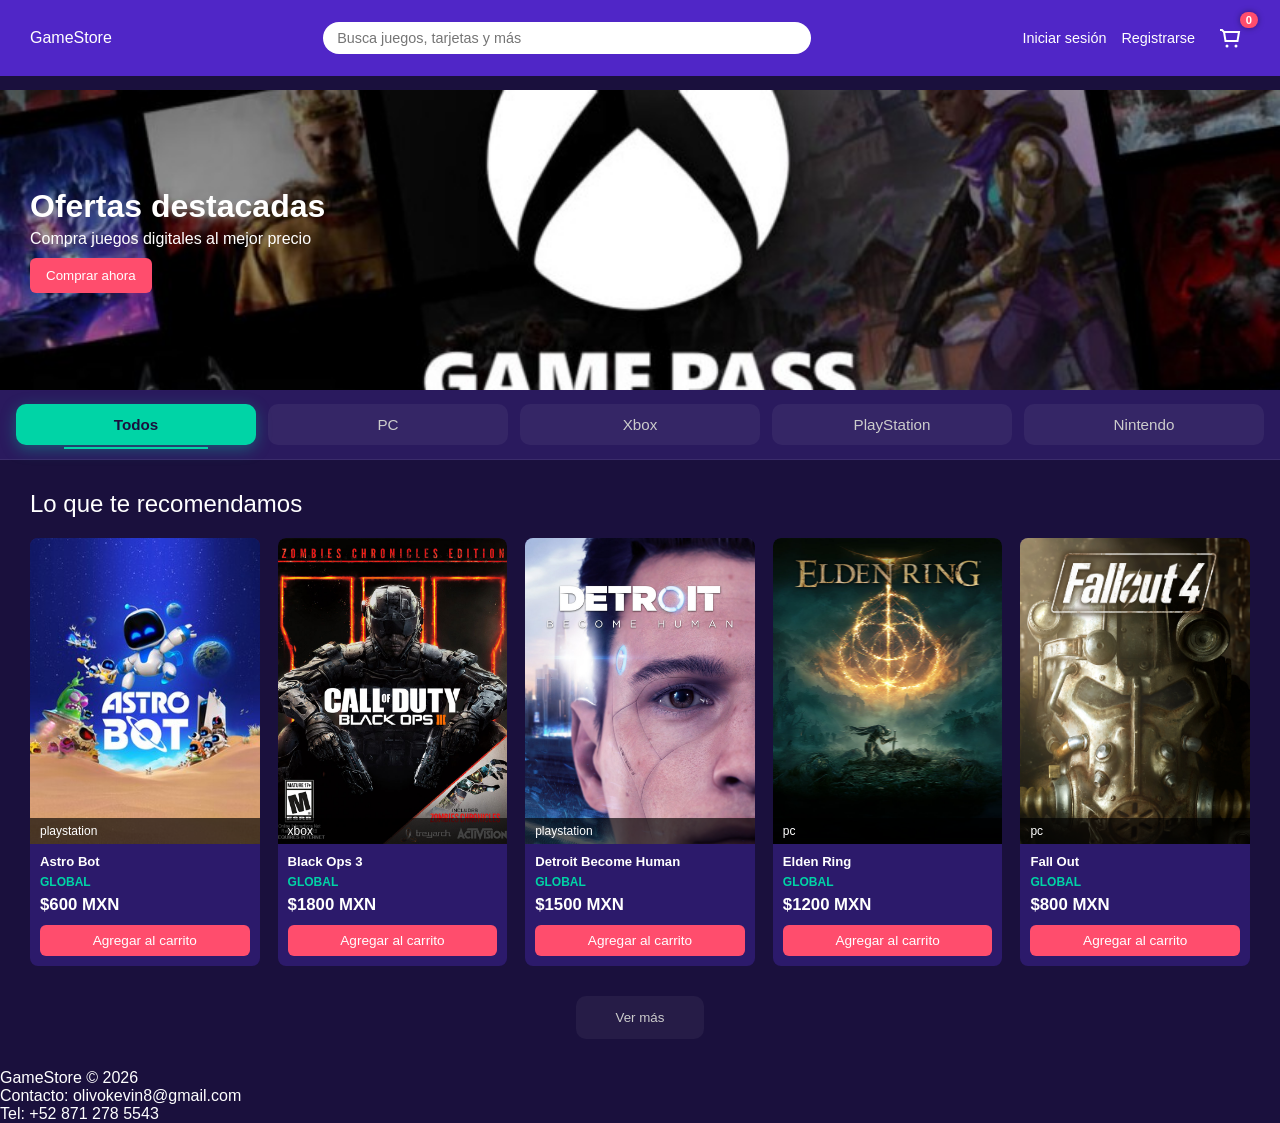
<file: index.html>
<!doctype html>
<html lang="es">
  <head>
    <meta charset="UTF-8" />
    <title>GameStore</title>

    <!-- Configuración responsive -->
    <meta name="viewport" content="width=device-width, initial-scale=1.0" />

    <!-- Estilos principales -->
    <link rel="stylesheet" href="mystyles/base.css" />
    <link rel="stylesheet" href="mystyles/layout.css" />
    <link rel="stylesheet" href="mystyles/navbar.css" />
    <link rel="stylesheet" href="mystyles/hero.css" />
    <link rel="stylesheet" href="mystyles/platforms.css" />
    <link rel="stylesheet" href="mystyles/products.css" />
    <link rel="stylesheet" href="mystyles/cart.css" />

    <!-- PWA -->
    <link rel="manifest" href="manifest.json" />
    <meta name="theme-color" content="#ff4d6d" />
  </head>

  <body>
    <!-- Barra de navegación -->
    <header class="navbar">
      <a href="index.html" class="navbar__logo">GameStore</a>

      <!-- Buscador -->
      <input
        type="text"
        id="search"
        name="search"
        class="navbar__search"
        placeholder="Busca juegos, tarjetas y más"
        aria-label="Buscar productos"
      />

      <!-- Enlaces y carrito -->
      <nav class="navbar__links">
        <a href="#" class="navbar__link">Iniciar sesión</a>
        <a href="#" class="navbar__link">Registrarse</a>

        <!-- Botón carrito -->
        <button class="navbar__cart" type="button">
          <svg class="navbar__cart-icon" viewBox="0 0 24 24" fill="none">
            <path
              d="M6 6h15l-1.5 9h-12z"
              stroke="currentColor"
              stroke-width="2"
            />
            <circle cx="9" cy="20" r="1.5" fill="currentColor" />
            <circle cx="18" cy="20" r="1.5" fill="currentColor" />
            <path d="M6 6l-2-2H2" stroke="currentColor" stroke-width="2" />
          </svg>

          <!-- Contador de productos -->
          <span id="cartCount" class="navbar__cart-count">0</span>
        </button>
      </nav>
    </header>

    <!-- Banner principal -->
    <section class="hero">
      <div class="hero__content">
        <h1 class="hero__title">Ofertas destacadas</h1>
        <p class="hero__text">Compra juegos digitales al mejor precio</p>
        <button id="heroBuyBtn" class="hero__button" type="button">
          Comprar ahora
        </button>
      </div>
    </section>

    <!-- Filtro por plataformas -->
    <section class="platforms">
      <button class="platforms__item active" data-platform="all">Todos</button>
      <button class="platforms__item" data-platform="pc">PC</button>
      <button class="platforms__item" data-platform="xbox">Xbox</button>
      <button class="platforms__item" data-platform="playstation">
        PlayStation
      </button>
      <button class="platforms__item" data-platform="nintendo">Nintendo</button>
    </section>

    <!-- Catálogo de productos -->
    <main class="products">
      <h2 class="products__title">Lo que te recomendamos</h2>

      <!-- Aquí JS renderiza los juegos -->
      <div class="products__grid" id="productsGrid"></div>

      <!-- Botón cargar más -->
      <div class="products__actions">
        <button id="loadMoreBtn" class="products__button" type="button">
          Ver más
        </button>
      </div>
    </main>

    <!-- Panel lateral del carrito -->
    <div class="cartPanel" id="cartPanel">
      <div class="cartPanel__overlay" id="cartOverlay"></div>

      <aside class="cartPanel__content">
        <header class="cartPanel__header">
          <h3>Tu carrito</h3>
          <button id="closeCart" type="button">✕</button>
        </header>

        <!-- Productos añadidos -->
        <div class="cartPanel__items" id="cartItems"></div>

        <footer class="cartPanel__footer">
          <p>Total: <span id="cartTotal">$0 MXN</span></p>

          <button class="cartPanel__checkout" type="button">Comprar</button>

          <button id="clearCart" class="cartPanel__clear" type="button">
            Vaciar carrito
          </button>
        </footer>
      </aside>
    </div>

    <!-- Modal de compra -->
    <div class="modal" id="purchaseModal">
      <div class="modal__content">
        <p>Compra realizada con éxito 🎉</p>
        <button id="closeModal">Cerrar</button>
      </div>
    </div>

    <!-- Script principal -->
    <script src="./myscripts/checkout.js"></script>
    <script src="./myscripts/main.js"></script>

    <!-- Registro del Service Worker (PWA) -->
    <script>
      if ("serviceWorker" in navigator) {
        navigator.serviceWorker
          .register("./service-worker.js")
          .then(() => console.log("Service Worker registrado"))
          .catch((err) => console.log("Error:", err));
      }
    </script>

    <footer>
      <p>GameStore © 2026</p>
      <p>Contacto: olivokevin8@gmail.com</p>
      <p>Tel: +52 871 278 5543</p>
    </footer>
  </body>
</html>
</file>
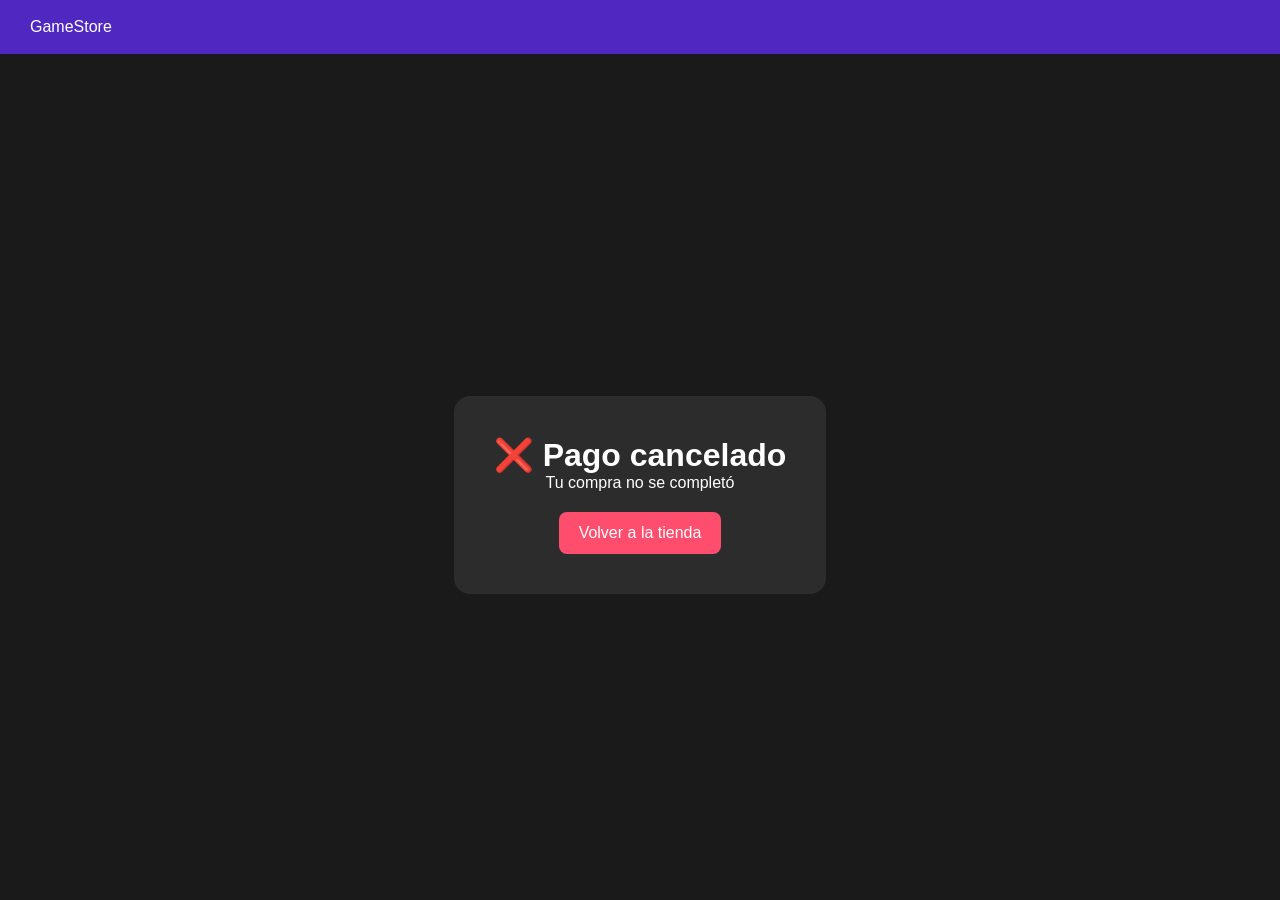
<file: cancel.html>
<!doctype html>
<html lang="es">
  <head>
    <meta charset="UTF-8" />
    <title>Pago cancelado</title>
    <meta name="viewport" content="width=device-width, initial-scale=1.0" />

    <link rel="stylesheet" href="mystyles/base.css" />
    <link rel="stylesheet" href="mystyles/layout.css" />
    <link rel="stylesheet" href="mystyles/navbar.css" />
    <link rel="stylesheet" href="mystyles/cancel.css" />
  </head>

  <body>
    <header class="navbar">
      <a href="index.html" class="navbar__logo">GameStore</a>
    </header>

    <main class="cancel">
      <div class="cancel__box">
        <h1>❌ Pago cancelado</h1>
        <p>Tu compra no se completó</p>

        <a href="index.html" class="cancel__button"> Volver a la tienda </a>
      </div>
    </main>
  </body>
</html>
</file>
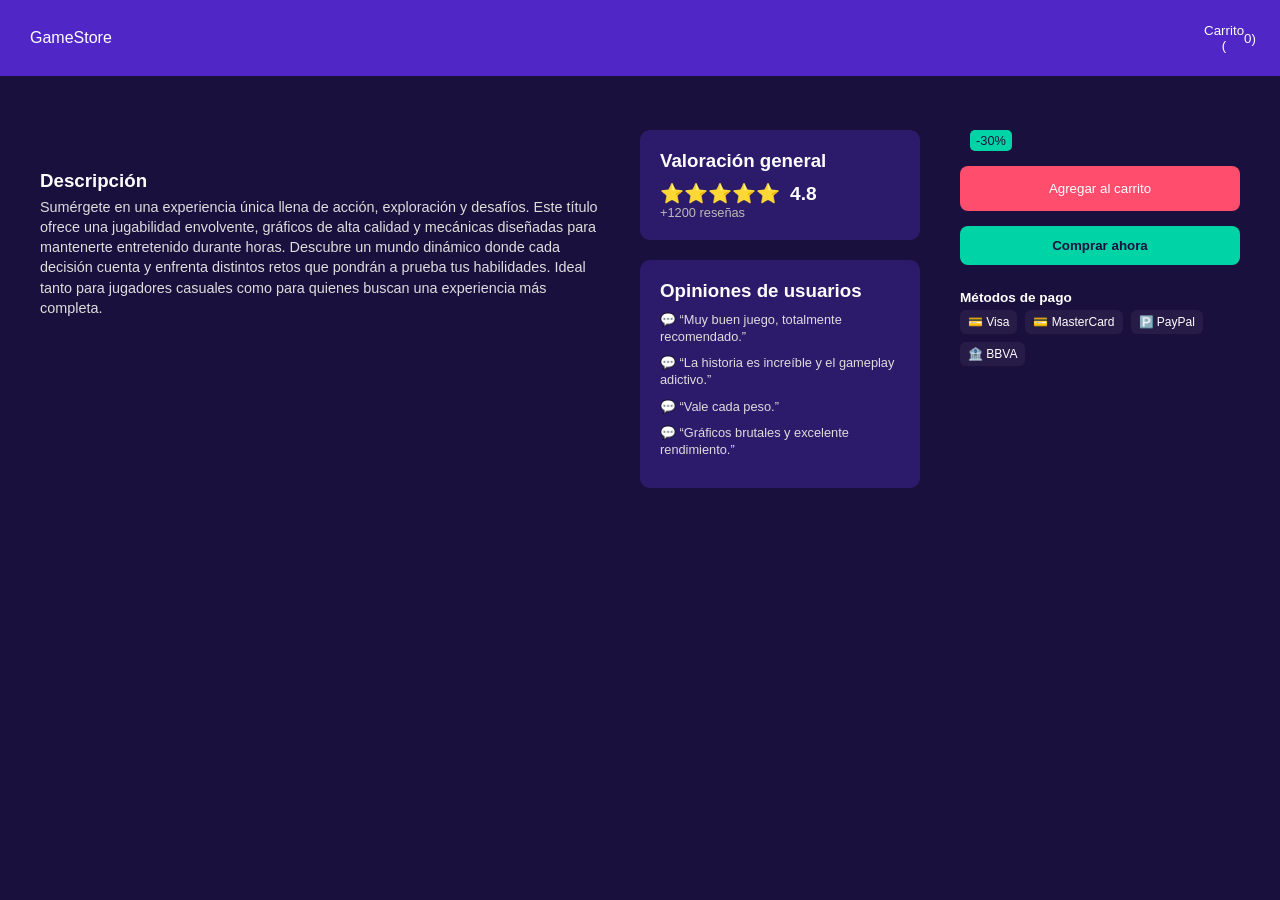
<file: game.html>
<!doctype html>
<html lang="es">
  <head>
    <!-- Configuración del documento -->
    <meta charset="UTF-8" />
    <title>GameStore - Detalle</title>

    <!-- Responsive -->
    <meta name="viewport" content="width=device-width, initial-scale=1.0" />

    <!-- Estilos principales -->
    <link rel="stylesheet" href="mystyles/base.css" />
    <link rel="stylesheet" href="mystyles/layout.css" />
    <link rel="stylesheet" href="mystyles/navbar.css" />
    <link rel="stylesheet" href="mystyles/game.css" />
    <link rel="stylesheet" href="mystyles/cart.css" />

    <!-- Configuración PWA -->
    <link rel="manifest" href="manifest.json" />
    <meta name="theme-color" content="#ff4d6d" />
  </head>

  <body>
    <!-- Barra de navegación -->
    <header class="navbar">
      <a href="./index.html" class="navbar__logo">GameStore</a>

      <nav class="navbar__links">
        <!-- Botón que abre el carrito -->
        <button class="navbar__cart" type="button">
          Carrito (<span id="cartCount">0</span>)
        </button>
      </nav>
    </header>

    <!-- Overlay del carrito -->
    <div class="cartOverlay" id="cartOverlay"></div>

    <!-- Panel lateral del carrito -->
    <aside class="cartPanel" id="cartPanel">
      <div class="cartPanel__header">
        <h2>Carrito</h2>
        <button id="closeCart">✕</button>
      </div>

      <!-- Lista de productos -->
      <div class="cartPanel__items" id="cartItems"></div>

      <div class="cartPanel__footer">
        <p class="cartPanel__total">
          Total: <span id="cartTotal">$0 MXN</span>
        </p>

        <button class="cartPanel__checkout">Comprar</button>
        <button id="clearCart">Vaciar</button>
      </div>
    </aside>

    <!-- Contenido principal del juego -->
    <main class="game">
      <!-- Información principal -->
      <section class="game__left">
        <img id="gameImage" class="game__image" alt="" />

        <h1 id="gameTitle" class="game__title"></h1>

        <p id="gamePlatform" class="game__platform"></p>

        <!-- Descripción -->
        <div class="game__description">
          <h3>Descripción</h3>

          <p id="gameDescription">
            Sumérgete en una experiencia única llena de acción, exploración y
            desafíos. Este título ofrece una jugabilidad envolvente, gráficos de
            alta calidad y mecánicas diseñadas para mantenerte entretenido
            durante horas. Descubre un mundo dinámico donde cada decisión cuenta
            y enfrenta distintos retos que pondrán a prueba tus habilidades.
            Ideal tanto para jugadores casuales como para quienes buscan una
            experiencia más completa.
          </p>
        </div>
      </section>

      <!-- Reseñas y valoración -->
      <section class="game__center">
        <div class="game__ratingBox">
          <h3>Valoración general</h3>

          <div class="game__rating">
            <span id="gameStars">⭐⭐⭐⭐⭐</span>
            <span id="gameRatingValue">4.8</span>
          </div>

          <p id="gameReviewsCount">+1200 reseñas</p>
        </div>

        <!-- Comentarios -->
        <div class="game__commentsBox">
          <h3>Opiniones de usuarios</h3>

          <div class="game__reviews">
            <p>💬 “Muy buen juego, totalmente recomendado.”</p>
            <p>💬 “La historia es increíble y el gameplay adictivo.”</p>
            <p>💬 “Vale cada peso.”</p>
            <p>💬 “Gráficos brutales y excelente rendimiento.”</p>
          </div>
        </div>
      </section>

      <!-- Panel de compra -->
      <aside class="game__right">
        <div class="game__priceBox">
          <p id="gamePrice" class="game__price"></p>
          <span class="game__discount">-30%</span>
        </div>

        <button id="addToCartBtn" class="game__button" type="button">
          Agregar al carrito
        </button>

        <button id="buyNowBtn" class="game__buyNow" type="button">
          Comprar ahora
        </button>

        <!-- Métodos de pago -->
        <div class="game__payments">
          <h4>Métodos de pago</h4>

          <div class="game__paymentIcons">
            <span>💳 Visa</span>
            <span>💳 MasterCard</span>
            <span>🅿️ PayPal</span>
            <span>🏦 BBVA</span>
          </div>
        </div>
      </aside>
    </main>

    <!-- Scripts -->
    <script src="./myscripts/checkout.js"></script>
    <script src="./myscripts/game.js"></script>

    <!-- Registro del Service Worker -->
    <script>
      if ("serviceWorker" in navigator) {
        navigator.serviceWorker
          .register("./service-worker.js")
          .then(() => console.log("Service Worker registrado"))
          .catch((err) => console.log("Error:", err));
      }
    </script>
  </body>
</html>
</file>
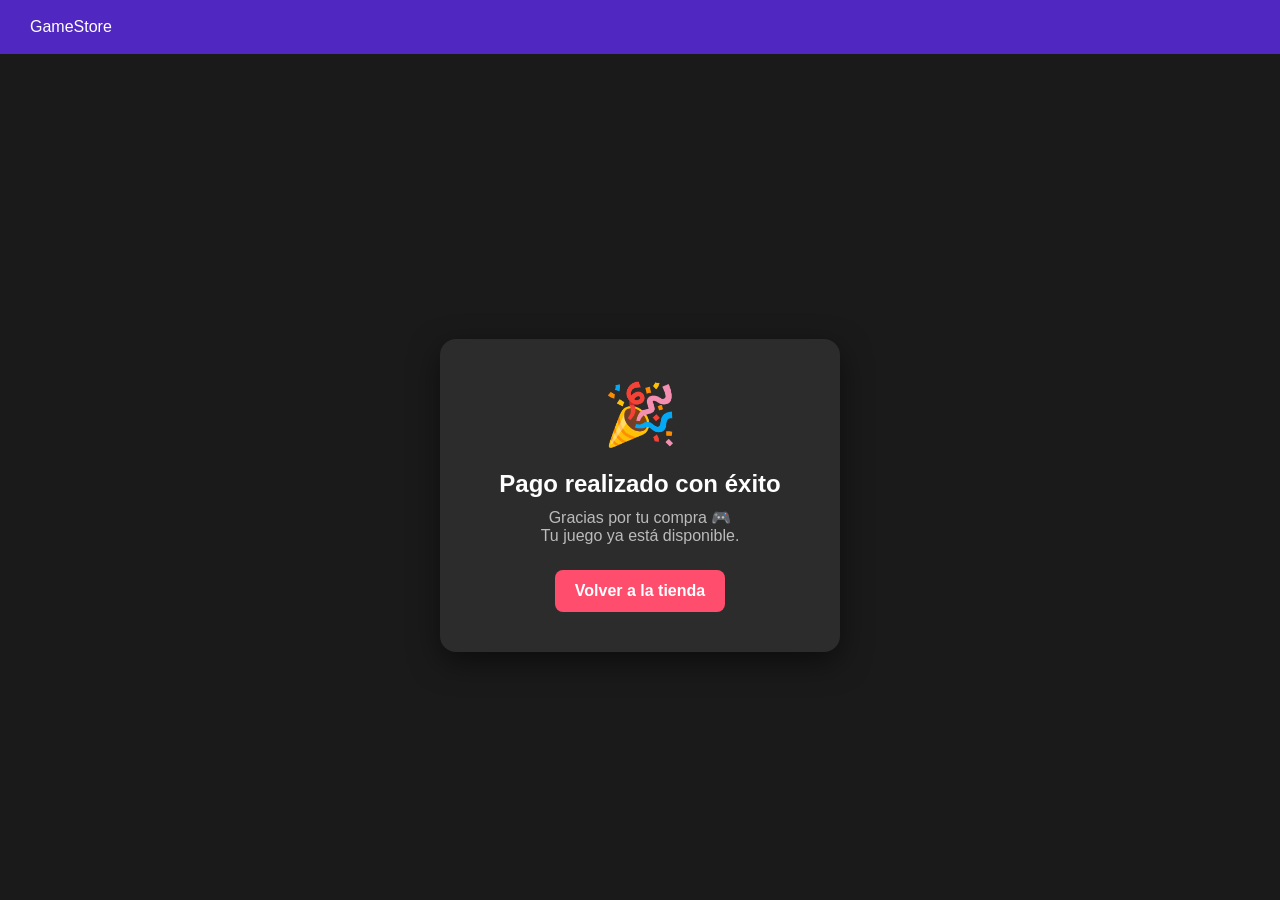
<file: success.html>
<!doctype html>
<html lang="es">
  <head>
    <meta charset="UTF-8" />
    <title>Pago exitoso</title>

    <!-- Responsive -->
    <meta name="viewport" content="width=device-width, initial-scale=1.0" />

    <!-- Reutiliza tus estilos -->
    <link rel="stylesheet" href="mystyles/base.css" />
    <link rel="stylesheet" href="mystyles/layout.css" />
    <link rel="stylesheet" href="mystyles/navbar.css" />
    <link rel="stylesheet" href="mystyles//success.css" />
  </head>

  <body>
    <!-- Navbar igual que tu página -->
    <header class="navbar">
      <a href="index.html" class="navbar__logo">GameStore</a>
    </header>

    <!-- Contenido -->
    <main class="success">
      <div class="success__box">
        <div class="success__icon">🎉</div>

        <h1 class="success__title">Pago realizado con éxito</h1>

        <p class="success__text">
          Gracias por tu compra 🎮 <br />
          Tu juego ya está disponible.
        </p>

        <a href="index.html" class="success__button"> Volver a la tienda </a>
      </div>
    </main>
  </body>
</html>
</file>
<file: mystyles/base.css>
/* RESET */
/* elimina márgenes y padding por defecto */
* {
  margin: 0;
  padding: 0;
  box-sizing: border-box;
}

/* BODY BASE */
/* estilos base del sitio */
body {
  background: #1a103d;
  color: #fff;
  font-family: Arial, sans-serif;
}

/* CART ICON ANIMATION */
/* animación del icono del carrito */
.navbar__cart.bump {
  animation: bump 0.4s ease;
  color: #6c4cff;
  text-shadow: 0 0 10px rgba(108, 76, 255, 0.8);
}

@keyframes bump {
  0% { transform: scale(1); }
  30% { transform: scale(1.3) rotate(-3deg); }
  60% { transform: scale(1.3) rotate(3deg); }
  100% { transform: scale(1); }
}

/* MODAL */
/* ventana emergente del sistema */
.modal {
  position: fixed;
  top: 0;
  left: 0;
  width: 100%;
  height: 100%;
  display: none;
  justify-content: center;
  align-items: center;
  background: rgba(0,0,0,0.5);
  z-index: 999;
}

.modal.active {
  display: flex;
}

/* MODAL CONTENT */
/* contenido interno del modal */
.modal__content {
  background: #2a1f5c;
  color: #fff;
  padding: 25px;
  border-radius: 12px;
  text-align: center;
  box-shadow: 0 10px 30px rgba(0,0,0,0.4);
}

.modal__content button {
  margin-top: 15px;
  padding: 10px 15px;
  border: none;
  background: #6c4cff;
  color: white;
  border-radius: 6px;
  cursor: pointer;
}

/* EMPTY CART */
/* mensaje cuando el carrito está vacío */
.cart__empty {
  text-align: center;
  padding: 20px;
  opacity: 0.7;
}

/* PRODUCTS HOVER EFFECT */
/* animación hover en tarjetas de productos */
.products__grid > * {
  transition: transform 0.25s ease, box-shadow 0.25s ease;
}

.products__grid > *:hover {
  transform: translateY(-5px);
  box-shadow: 0 8px 20px rgba(0,0,0,0.2);
}

/* BUTTON BASE */
/* estilos base para botones */
button {
  transition: all 0.2s ease;
}

button:hover {
  transform: scale(1.05);
  opacity: 0.9;
}

/* CART ICON DISPLAY */
/* define comportamiento del icono del carrito */
.navbar__cart {
  display: inline-block;
}

/* FLYING IMAGE */
/* animación de imagen volando al carrito */
.fly-image {
  position: fixed;
  z-index: 1000;
  pointer-events: none;
  transition: all 0.7s ease-in-out;
  border-radius: 8px;
}

/* BODY NAVBAR OFFSET */
/* espacio superior para navbar fija */
body {
  padding-top: 90px;
}

/* FLYING IMAGE */
/* animación de imagen volando al carrito */
.fly-image {
  position: fixed;
  z-index: 1000;
  pointer-events: none;
  transition: all 0.7s ease;
  border-radius: 8px;
}

/* SEARCH HIGHLIGHT */
/* resaltado de texto en resultados de búsqueda */
.highlight {
  background: #ffd54f;
  color: #000;
  padding: 2px 4px;
  border-radius: 4px;
}

/* NAVBAR SCROLLED */
/* estilo de navbar al hacer scroll */
.navbar.scrolled {
  padding: 10px 30px;
  background: rgba(40, 20, 120, 0.95);
  box-shadow: 0 6px 20px rgba(0,0,0,0.4);
}
</file>
<file: mystyles/layout.css>
/* LAYOUT */
/* contenedores generales del sitio */
.container {
    /* espaciado interno */
    padding: 30px;

}
</file>
<file: mystyles/navbar.css>
/* NAVBAR */
/* barra superior fija del sitio */
.navbar {
    position: fixed;
    top: 0;
    left: 0;
    width: 100%;
    z-index: 1000;
    display: flex;
    align-items: center;
    justify-content: space-between;
    padding: 18px 30px;
    background: rgba(91, 43, 224, 0.85);
    backdrop-filter: blur(10px);
    transition: all 0.3s ease;
}

/* NAVBAR SCROLL */
/* estado cuando el usuario baja la página */
.navbar.scrolled {
    padding: 10px 30px;
    background: rgba(40, 20, 120, 0.95);
    box-shadow: 0 6px 20px rgba(0,0,0,0.4);
}

/* LOGO */
/* enlace del logo */
.navbar__logo {
    text-decoration: none;
    color: #fff;
}

/* SEARCH */
/* barra de búsqueda */
.navbar__search {
    width: 40%;
    padding: 8px 14px;
    border-radius: 20px;
    border: none;
    outline: none;
    font-size: 0.9rem;
}

/* LINKS */
/* contenedor de links y carrito */
.navbar__links {
    display: flex;
    align-items: center;
    gap: 15px;
}

/* LINK INDIVIDUAL */
.navbar__link {
    color: #fff;
    text-decoration: none;
    font-size: 0.9rem;
}

/* CARRITO */
/* botón del carrito */
.navbar__cart {
    position: relative;
    display: flex;
    align-items: center;
    justify-content: center;
    width: 40px;
    height: 40px;
    background: none;
    border: none;
    color: white;
    cursor: pointer;
    transition: all 0.2s ease;

}

/* ICONO CARRITO */
.navbar__cart-icon {
    width: 24px;
    height: 24px;

}

/* CONTADOR DEL CARRITO */
.navbar__cart-count {
    position: absolute;
    top: -6px;
    right: -8px;
    background: #ff4d6d;
    color: white;
    font-size: 0.7rem;
    font-weight: bold;
    padding: 2px 6px;
    border-radius: 999px;
    min-width: 18px;
    text-align: center;
    box-shadow: 0 0 6px rgba(0,0,0,0.4);
    transition: transform 0.2s ease;
}

/* CONTADOR POP */
/* animación al agregar producto */
.navbar__cart-count.pop {
    animation: pop 0.25s ease;
}

/* ANIMACION POP */
@keyframes pop {
    0% { transform: scale(1); }
    50% { transform: scale(1.4); }
    100% { transform: scale(1); }
}

/* CARRITO CON PRODUCTOS */
.navbar__cart.has-items {
    color: #00d4a6;
}

/* HOVER CARRITO */
.navbar__cart:hover {
    transform: scale(1.1);
    color: #00d4a6;
}

/* HOVER CON PRODUCTOS */
.navbar__cart.has-items:hover {
    text-shadow: 0 0 8px rgba(0,212,166,0.8);
}

/* CART PREVIEW */
/* mini panel que muestra productos del carrito */
.cart-preview {
    position: absolute;
    top: 120%;
    right: 0;
    width: 220px;
    max-height: 250px;
    overflow-y: auto;
    background: #1a103d;
    border-radius: 8px;
    padding: 10px;
    display: none;
    box-shadow: 0 10px 25px rgba(0,0,0,0.4);
    z-index: 1000;
}

/* MOSTRAR PREVIEW */
.navbar__cart:hover .cart-preview {
    display: block;
}

/* ITEM PREVIEW */
.cart-preview__item {
    display: flex;
    gap: 8px;
    margin-bottom: 8px;
}

/* IMAGEN ITEM */
.cart-preview__item img {
    width: 40px;
    height: 50px;
    object-fit: cover;
    border-radius: 4px;
}

/* INFO ITEM */
.cart-preview__info {

    font-size: 0.75rem;
    color: #fff;
}

/* CARRITO VACIO */
.cart-preview__empty {
    font-size: 0.8rem;
    color: #aaa;
    text-align: center;
}

/* NAVBAR MOBILE */
/* ajustes para pantallas pequeñas */
@media (max-width: 600px) {
    .navbar {
        padding: 10px;
    }
    .navbar__search {
        display: none;
    }
}
</file>
<file: mystyles/hero.css>
/* HERO */
/* contenedor principal del banner */
.hero {
    height: 300px;
    display: flex;
    align-items: center;
    padding: 30px;
    background: url('../assets/images/estemero.jpg') center / cover no-repeat;
}

/* HERO CONTENIDO */
/* bloque que contiene el texto y botón */
.hero__content {
    max-width: 400px;
}

/* HERO TITULO */
/* título principal del banner */
.hero__title {
    font-size: 2rem;
}

/* HERO TEXTO */
/* descripción debajo del título */
.hero__text {
    margin-top: 5px;
}

/* HERO BOTON */
/* botón principal de acción */
.hero__button {
    margin-top: 10px;
    padding: 10px 16px;
    border: none;
    background: #ff4d6d;
    color: #fff;
    border-radius: 6px;
    cursor: pointer;
}

/* HERO RESPONSIVE */
/* ajustes para pantallas pequeñas */
@media (max-width: 600px) {
    /* contenedor hero */
    .hero {
        height: 200px;
        padding: 20px;
    }
    /* tamaño del título */
    .hero__title {
        font-size: 1.5rem;
    }
}
</file>
<file: mystyles/platforms.css>
/* PLATFORMS */
/* contenedor de los filtros de plataforma */
.platforms {
    display: flex;
    width: 100%;
    padding: 8px 10px;
    background: #2a1a5e;
    border-bottom: 1px solid rgba(255,255,255,0.08);
}

/* PLATFORM ITEM */
/* botón individual de plataforma */
.platforms__item {
    flex: 1;
    display: flex;
    justify-content: center;
    align-items: center;
    margin: 6px;
    padding: 12px 0;
    background: rgba(255,255,255,0.05);
    border: none;
    border-radius: 10px;
    color: #ccc;
    font-size: 0.95rem;
    font-weight: 500;
    cursor: pointer;
    position: relative;
    transition: all 0.2s ease;
}

/* PLATFORM HOVER */
/* efecto al pasar el mouse */
.platforms__item:hover {
    background: rgba(255,255,255,0.1);
    color: #fff;
    transform: translateY(-2px);
}

/* PLATFORM ACTIVO */
/* estilo cuando la plataforma está seleccionada */
.platforms__item.active {
    background: #00d4a6;
    color: #1a103d;
    font-weight: 600;
    box-shadow: 0 4px 15px rgba(0, 212, 166, 0.35);
}

/* PLATFORM LINEA */
/* línea decorativa inferior */
.platforms__item::after {
    content: "";
    position: absolute;
    bottom: -4px;
    left: 50%;
    width: 0%;
    height: 2px;
    background: #00d4a6;
    transform: translateX(-50%);
    transition: width 0.25s ease;

}

/* LINEA HOVER */
.platforms__item:hover::after {
    width: 40%;
}

/* LINEA ACTIVA */
.platforms__item.active::after {
    width: 60%;
}

/* PLATFORMS RESPONSIVE */
/* ajustes para dispositivos móviles */
@media (max-width: 600px) {
    .platforms {
        overflow-x: auto;
        gap: 8px;
    }
    .platforms__item {
        flex: none;
        min-width: 90px;

    }
}
</file>
<file: mystyles/products.css>
/* PRODUCTS */
/* contenedor principal de la sección de productos */
.products {
    padding: 30px;
}

/* PRODUCTS TITULO */
/* título de la sección */
.products__title {
    margin-bottom: 20px;
    font-weight: 500;
}

/* PRODUCTS GRID */
/* grid donde se muestran las tarjetas de juegos */
.products__grid {
    display: grid;
    grid-template-columns: repeat(5, 1fr);
    gap: 18px;
}

/* CARD */
/* tarjeta individual del juego */
.card {
    background: #2c1a6b;
    border-radius: 8px;
    overflow: hidden;
    cursor: pointer;
    opacity: 0;
    transform: translateY(20px);
    animation: fadeUp 0.4s ease forwards;
    transition: transform 0.2s ease, box-shadow 0.2s ease;
}

/* CARD HOVER */
/* efecto visual al pasar el mouse */
.card:hover {
    transform: translateY(-6px);
    box-shadow:
        0 10px 25px rgba(0,0,0,0.4),
        0 0 10px rgba(0,212,166,0.15);
}

/* CARD IMAGEN */
/* contenedor de la imagen */
.card__image {
    position: relative;
    overflow: hidden;
}

/* IMAGEN DEL JUEGO */
.card__image img {
    width: 100%;
    aspect-ratio: 3 / 4;
    object-fit: cover;
    display: block;
    transition: transform 0.3s ease;
}

/* ZOOM IMAGEN HOVER */
.card:hover .card__image img {
    transform: scale(1.05);
}

/* PLATAFORMA */
/* etiqueta de consola o plataforma */
.card__platform {
    position: absolute;
    bottom: 0;
    width: 100%;
    padding: 6px 10px;
    font-size: 0.75rem;
    background: rgba(0, 0, 0, 0.65);
}

/* CARD BODY */
/* contenedor del texto de la tarjeta */
.card__body {
    padding: 10px;
}

/* TITULO DEL JUEGO */
.card__title {
    font-size: 0.82rem;
    margin-bottom: 6px;
}

/* REGION DEL JUEGO */
.card__region {
    font-size: 0.75rem;
    font-weight: 600;
    color: #00d4a6;
    margin-bottom: 6px;
}

/* PRECIO */
.card__price {
    font-size: 1.05rem;
    font-weight: 700;
}

/* BOTON AGREGAR AL CARRITO */
.card__button {
    margin-top: 10px;
    width: 100%;
    padding: 8px;
    border: none;
    border-radius: 6px;
    background: #ff4d6d;
    color: #fff;
    font-size: 0.85rem;
    cursor: pointer;
    transition: all 0.2s ease;
}

/* BOTON HOVER */
.card__button:hover {
    background: #e63e5c;
    transform: scale(1.03);
}

/* BOTON PRODUCTO AGREGADO */
/* cambia color cuando el juego ya está en el carrito */
.card__button--added {
    background: #00d4a6 !important;
    color: #1a103d;
}

/* BOTON VER MAS */
/* contenedor del botón */
.products__actions {
    display: flex;
    justify-content: center;
    margin-top: 30px;
}

/* BOTON VER MAS */
.products__button {
    padding: 14px 40px;
    background: rgba(255,255,255,0.05);
    border: none;
    border-radius: 10px;
    color: #ccc;
    cursor: pointer;
    transition: all 0.2s ease;
}

/* BOTON VER MAS HOVER */
.products__button:hover {
    background: rgba(255,255,255,0.1);
    color: #fff;
    transform: translateY(-2px);
}

/* RESPONSIVE */
/* ajustes para tablets */
@media (max-width: 1024px) {
    .products__grid {
        grid-template-columns: repeat(3, 1fr);
    }
}

/* RESPONSIVE */
/* ajustes para móviles */
@media (max-width: 600px) {
    .products__grid {
        grid-template-columns: repeat(2, 1fr);
        gap: 12px;
    }
    .products__button {
        width: 100%;
    }
}

/* ANIMACION CARDS */
/* animación al aparecer las tarjetas */
@keyframes fadeUp {
    to {
        opacity: 1;
        transform: translateY(0);
    }
}

/* CARD OCULTA */
/* usada cuando se filtran productos */
.card--hide {
    opacity: 0;
    transform: translateY(20px);
    transition: all 0.25s ease;
}

/* DELAY ANIMACION */
/* efecto cascada al cargar cards */
.card:nth-child(1) { animation-delay: 0.05s; }
.card:nth-child(2) { animation-delay: 0.1s; }
.card:nth-child(3) { animation-delay: 0.15s; }
.card:nth-child(4) { animation-delay: 0.2s; }
.card:nth-child(5) { animation-delay: 0.25s; }

/* SKELETON LOADING */
/* animación mientras cargan productos */
.skeleton {
    height: 100%;
    border-radius: 8px;
    background: linear-gradient(
        90deg,
        #2c1a6b 25%,
        #3a2380 50%,
        #2c1a6b 75%
    );
    background-size: 200% 100%;
    animation: loading 1.2s infinite;
}

/* ANIMACION SKELETON */
@keyframes loading {
    0% {
        background-position: 200% 0;
    }
    100% {
        background-position: -200% 0;
    }
}
</file>
<file: mystyles/cart.css>
/* CART PANEL */
/* contenedor principal del panel del carrito */
.cartPanel {
    position: fixed;
    inset: 0;
    display: none;
    z-index: 999;
}

.cartPanel.active {
    display: block;
}

/* CART OVERLAY */
/* fondo oscuro detrás del carrito */
.cartPanel__overlay {
    position: absolute;
    inset: 0;
    background: rgba(0,0,0,0.6);
}

/* CART CONTENT */
/* panel lateral donde se muestran los productos */
.cartPanel__content {
    position: absolute;
    right: -400px;
    top: 0;
    width: 350px;
    height: 100%;
    background: #1a103d;
    display: flex;
    flex-direction: column;
    transition: right 0.3s ease;
}

.cartPanel.active .cartPanel__content {
    right: 0;
}

/* CART HEADER */
/* encabezado del carrito */
.cartPanel__header {
    display: flex;
    justify-content: space-between;
    padding: 15px;
    border-bottom: 1px solid rgba(255,255,255,0.1);
}

/* CART ITEMS */
/* contenedor de la lista de productos */
.cartPanel__items {
    flex: 1;
    overflow-y: auto;
    padding: 10px;
}

/* CART ITEM */
/* tarjeta individual de producto en el carrito */
.cartPanel__item {
    display: flex;
    gap: 10px;

    background: #2c1a6b;
    padding: 8px;
    border-radius: 6px;
    margin-bottom: 10px;
}

.cartPanel__item img {
    width: 60px;
    height: 80px;
    object-fit: cover;
}

/* CART ITEM INFO */
/* información del producto */
.cartPanel__info {
    flex: 1;
}

/* QUANTITY CONTROLS */
/* botones para aumentar o disminuir cantidad */
.cartPanel__controls {
    display: flex;
    align-items: center;
    gap: 6px;
}

.qtyBtn {
    width: 24px;
    height: 24px;
    border: none;
    background: #00d4a6;
    color: #1a103d;
    font-weight: bold;
    border-radius: 4px;
    cursor: pointer;
}

/* ITEM SUBTOTAL */
/* precio subtotal del producto */
.cartPanel__subtotal {
    font-size: 0.8rem;
    color: #ccc;
}

/* REMOVE ITEM */
/* botón para eliminar producto del carrito */
.cartPanel__remove {
    margin-left: auto;
    background: none;
    border: none;
    color: #ff4d6d;
    font-size: 1.2rem;
    cursor: pointer;
    transition: all 0.2s ease;
}

.cartPanel__remove:hover {
    transform: scale(1.2);
}

/* CART FOOTER */
/* sección inferior con acciones de compra */
.cartPanel__footer {
    padding: 15px;
    border-top: 1px solid rgba(255,255,255,0.1);
}

/* CHECKOUT BUTTON */
/* botón para finalizar compra */
.cartPanel__checkout {
    width: 100%;
    padding: 10px;
    background: #00d4a6;
    border: none;
    border-radius: 6px;
    font-weight: bold;
    cursor: pointer;
}

/* CLEAR CART */
/* botón para vaciar el carrito */
.cartPanel__clear {
    margin-top: 10px;
    width: 100%;
    padding: 10px;
    border: none;
    border-radius: 6px;
    background: #ff4d6d;
    color: #fff;
    cursor: pointer;
}

.cartPanel__clear:hover {
    background: #e63e5c;
}

/* CART ICON ANIMATION */
/* animación cuando se agrega un producto */
.navbar__cart.bump {
    animation: bump 0.3s ease;
}

@keyframes bump {
    0% { transform: scale(1); }
    50% { transform: scale(1.15); }
    100% { transform: scale(1); }
}

/* vista previa del carrito */

.cart-preview {
    position: absolute;
    top: 45px;
    right: 0;
    width: 260px;
    max-height: 300px;
    background: #1e133f;
    border-radius: 10px;
    padding: 12px;
    box-shadow: 0 10px 25px rgba(0,0,0,0.4);
    display: none;
    overflow-y: auto;
    z-index: 200;
}

/* mostrar preview al pasar el mouse */
.navbar__cart:hover .cart-preview {
    display: block;
}

/* item dentro del preview */
.cart-preview__item {
    display: flex;
    align-items: center;
    gap: 8px;

    padding: 6px 0;

    border-bottom: 1px solid rgba(255,255,255,0.08);
}

.cart-preview__item img {
    width: 40px;
    height: 40px;
    object-fit: cover;
    border-radius: 6px;
}

.cart-preview__title {
    font-size: 0.8rem;
    color: #fff;
}
</file>
<file: mystyles/cancel.css>
body {
        display: flex;
        flex-direction: column;
        min-height: 100vh;
        background: #1a1a1a;
        color: white;
      }

      .cancel {
        flex: 1;
        display: flex;
        justify-content: center;
        align-items: center;
        text-align: center;
      }

      .cancel__box {
        background: #2c2c2c;
        padding: 40px;
        border-radius: 16px;
      }

      .cancel__button {
        margin-top: 20px;
        background: #ff4d6d;
        padding: 12px 20px;
        border-radius: 8px;
        color: white;
        text-decoration: none;
        display: inline-block;
      }
</file>
<file: mystyles/game.css>
/* GAME LAYOUT */
/* estructura principal de la página del juego */
.game {
    display: grid;
    grid-template-columns: 2fr 1fr 1fr;
    gap: 40px;
    padding: 40px;
}

/* GAME LEFT */
/* columna izquierda con imagen e información principal */
.game__left {
    display: flex;
    flex-direction: column;
}

/* GAME IMAGE */
/* imagen principal del juego */
.game__image {
    width: 100%;
    max-width: 350px;
    border-radius: 10px;
}

/* GAME TITLE */
/* título del juego */
.game__title {
    margin-top: 15px;
    font-size: 1.5rem;
}

/* GAME PLATFORM */
/* plataforma del juego */
.game__platform {
    margin-top: 5px;
    color: #00d4a6;
    text-transform: capitalize;
}

/* GAME DESCRIPTION */
/* sección de descripción del juego */
.game__description {
    margin-top: 20px;
}

.game__description h3 {
    margin-bottom: 5px;
}

.game__description p {
    color: #ddd;
    font-size: 0.9rem;
    line-height: 1.4;
}

/* GAME CENTER */
/* columna central con calificación y comentarios */
.game__center {
    display: flex;
    flex-direction: column;
    gap: 20px;
}

/* GAME BOXES */
/* cajas de rating y comentarios */
.game__ratingBox,
.game__commentsBox {
    background: #2c1a6b;
    padding: 20px;
    border-radius: 10px;
}

.game__ratingBox h3,
.game__commentsBox h3 {
    margin-bottom: 10px;
}

/* GAME RATING */
/* sistema de estrellas y puntuación */
.game__rating {
    display: flex;
    align-items: center;
    gap: 10px;
    font-size: 1.2rem;
}

#gameStars {
    color: gold;
}

#gameRatingValue {
    font-weight: bold;
}

#gameReviewsCount {
    font-size: 0.8rem;
    color: #bbb;
}

/* GAME REVIEWS */
/* comentarios de usuarios */
.game__reviews p {
    font-size: 0.8rem;
    margin-bottom: 10px;
    color: #ddd;
    line-height: 1.3;
}

/* GAME RIGHT */
/* columna derecha con compra y precio */
.game__right {
    display: flex;
    flex-direction: column;
    gap: 15px;
}

/* GAME PRICE */
/* sección de precio y descuento */
.game__priceBox {
    display: flex;
    align-items: center;
    gap: 10px;
}

.game__price {
    font-size: 2rem;
    font-weight: bold;
}

.game__discount {
    background: #00d4a6;
    color: #1a103d;
    padding: 3px 6px;
    border-radius: 5px;
    font-size: 0.8rem;
}

/* ADD TO CART BUTTON */
/* botón para agregar al carrito */
.game__button {
    padding: 15px;
    width: 100%;

    border: none;
    border-radius: 8px;

    background: #ff4d6d;
    color: white;

    cursor: pointer;
    transition: all 0.2s ease;
}

.game__button:hover {
    transform: translateY(-2px);
    background: #e63e5c;
}

/* BUY NOW BUTTON */
/* botón de compra directa */
.game__buyNow {
    padding: 12px;
    border: none;
    border-radius: 8px;

    background: #00d4a6;
    color: #1a103d;

    font-weight: bold;
    cursor: pointer;

    transition: all 0.2s ease;
}

.game__buyNow:hover {
    transform: scale(1.03);
}

/* PAYMENT METHODS */
/* métodos de pago disponibles */
.game__payments {
    margin-top: 10px;
    font-size: 0.85rem;
}

.game__payments h4 {
    margin-bottom: 5px;
}

.game__paymentIcons {
    display: flex;
    flex-wrap: wrap;
    gap: 8px;
}

.game__paymentIcons span {
    background: rgba(255,255,255,0.05);
    padding: 5px 8px;
    border-radius: 6px;
    font-size: 0.75rem;
}

/* RESPONSIVE */
/* adaptación para pantallas pequeñas */
@media (max-width: 1024px) {
    .game {
        grid-template-columns: 1fr;
    }
}
</file>
<file: mystyles/success.css>
body {
        display: flex;
        flex-direction: column;
        min-height: 100vh;
        background: #1a1a1a;
        color: white;
      }

      .success {
        flex: 1;
        display: flex;
        justify-content: center;
        align-items: center;
        text-align: center;
        padding: 20px;
      }

      .success__box {
        background: #2c2c2c;
        padding: 40px;
        border-radius: 16px;
        box-shadow: 0 10px 30px rgba(0, 0, 0, 0.5);
        max-width: 400px;
        width: 100%;
      }

      .success__icon {
        font-size: 60px;
        margin-bottom: 20px;
      }

      .success__title {
        font-size: 24px;
        margin-bottom: 10px;
      }

      .success__text {
        color: #bbb;
        margin-bottom: 25px;
      }

      .success__button {
        background: #ff4d6d;
        border: none;
        padding: 12px 20px;
        border-radius: 8px;
        color: white;
        font-weight: bold;
        cursor: pointer;
        transition: 0.3s;
        text-decoration: none;
        display: inline-block;
      }

      .success__button:hover {
        background: #ff2e55;
        transform: scale(1.05);
      }
</file>
